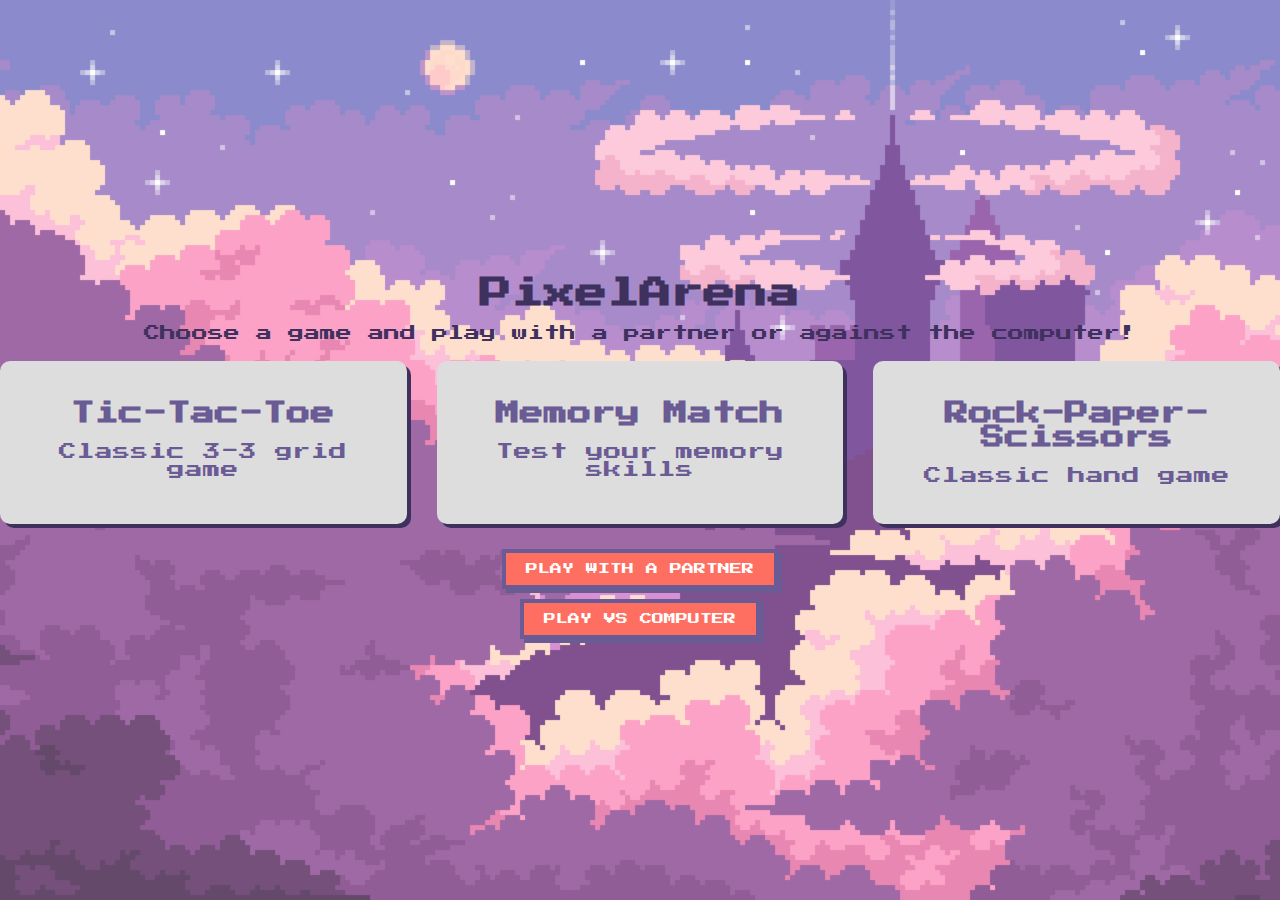
<file: index.html>
<!DOCTYPE html>
<html lang="en">
<head>
  <meta charset="UTF-8">
  <meta name="viewport" content="width=device-width, initial-scale=1.0">
  <title>PixelArena - Home</title>
  <link rel="stylesheet" href="styles.css">
  <link href="https://fonts.googleapis.com/css2?family=Press+Start+2P&display=swap" rel="stylesheet">
</head>
<body>
  <div class="home-container">
    <h1>PixelArena</h1>
    <p>Choose a game and play with a partner or against the computer!</p>

    <div class="game-cards">
      <div class="game-card" onclick="navigateToGame('tic-tac-toe')">
        <h2>Tic-Tac-Toe</h2>
        <p>Classic 3-3 grid game</p>
      </div>

      <div class="game-card" onclick="navigateToGame('memory-match')">
        <h2>Memory Match</h2>
        <p>Test your memory skills</p>
      </div>

      <div class="game-card" onclick="navigateToGame('rock-paper-scissors')">
        <h2>Rock-Paper-Scissors</h2>
        <p>Classic hand game</p>
      </div>
    </div>

    <div class="mode-selection">
      <button onclick="setMode('partner')">Play with a Partner</button>
      <button onclick="setMode('computer')">Play vs Computer</button>
    </div>
  </div>

  <script src="script.js"></script>
</body>
</html>
</file>
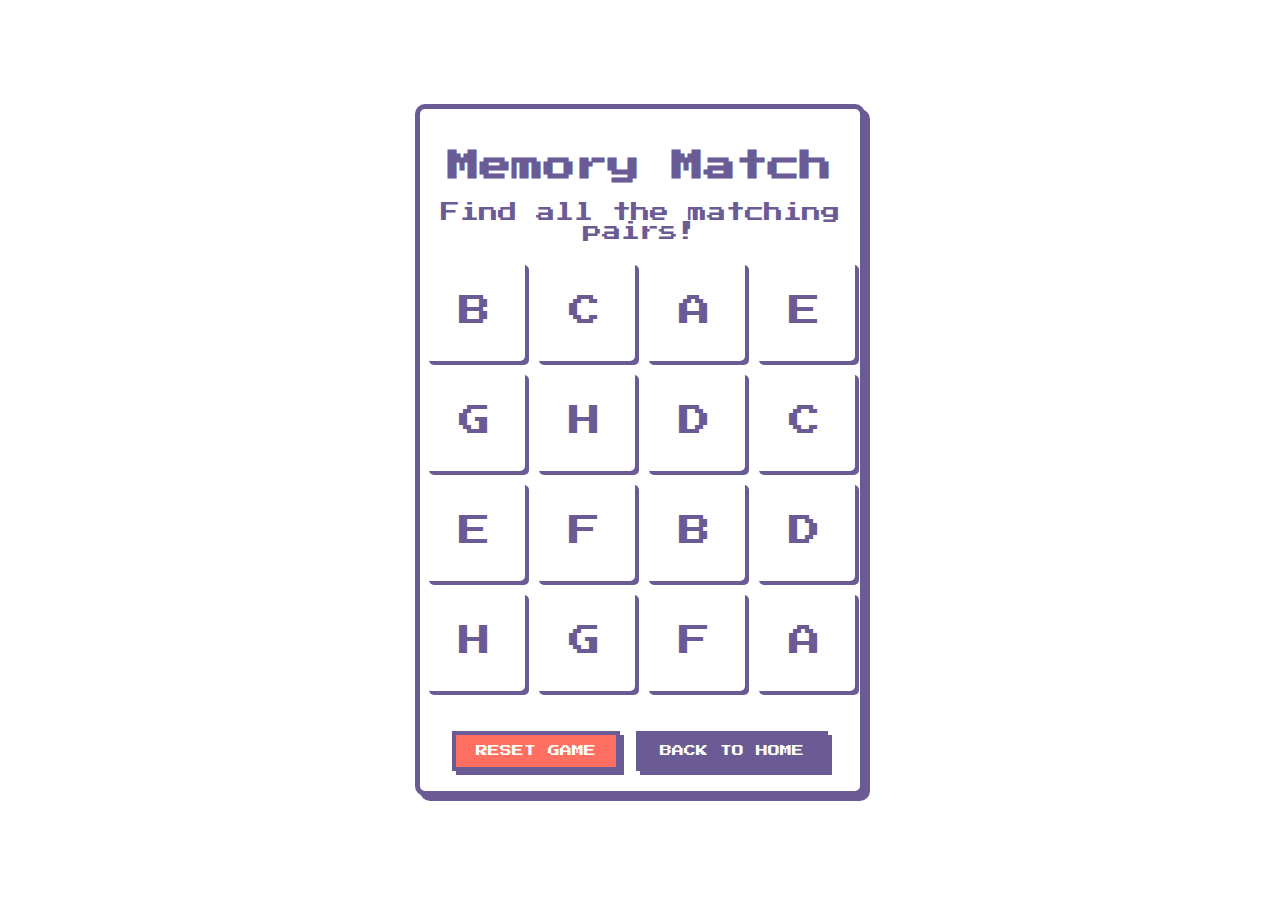
<file: games/memory-match.html>
<!DOCTYPE html>
<html lang="en">
<head>
  <meta charset="UTF-8">
  <meta name="viewport" content="width=device-width, initial-scale=1.0">
  <title>Memory Match - PixelArena</title>
  <link rel="stylesheet" href="memory-match.css">
  <link href="https://fonts.googleapis.com/css2?family=Press+Start+2P&display=swap" rel="stylesheet">

</head>
<body>
  <div class="game-container">
    <h1>Memory Match</h1>
    <div id="status">Find all the matching pairs!</div>
    <div id="board"></div>
    <button id="reset">Reset Game</button>
    <a href="../index.html" class="home-button">Back to Home</a>
  </div>

  <script src="memory-match.js"></script>
</body>
</html>
</file>
<file: styles.css>
body {
  font-family: 'Press Start 2P', cursive;
  background: url('assets/gif.gif') no-repeat center center fixed;
  background-size: cover;
  color: #3e315e;
  margin: 0;
  padding: 0;
  display: flex;
  justify-content: center;
  align-items: center;
  min-height: 100vh;
  text-align: center;
}


h1 {
  font-size: 2em;
  color: #3e315e;
  margin-bottom: 10px;
}

p {
  font-size: 1em;
  margin-bottom: 20px;
  color: #3e315e;
}

.game-cards {
  display: flex;
  justify-content: space-between;
  margin-bottom: 20px;
  gap: 30px;
}

.game-card {
  background-color: #ddd;
  border-radius: 10px;
  padding: 20px;
  box-shadow: 4px 4px 0 #3e315e;
  cursor: pointer;
  transition: transform 0.3s ease, background-color 0.3s;
  width: 30%;
}

.game-card:hover {
  background-color: #ff6f61;
  transform: scale(1.05);
}

.game-card h2 {
  font-size: 1.5em;
  color: #6b5b95;
  margin-bottom: 10px;
}

.game-card p {
  font-size: 1.1em;
  color: #6b5b95;
}

.mode-selection {
  margin-top: auto; 
  display: flex;
  flex-direction: column; 
  align-items: center; 
}

button {
  font-family: 'Press Start 2P', cursive;
  font-size: 0.75rem;
  background-color: #ff6f61;
  color: #fff;
  border: 4px solid #6b5b95;
  border-radius: 0;
  padding: 10px 20px;
  cursor: pointer;
  text-transform: uppercase;
  box-shadow: 4px 4px 0 #6b5b95;
  transition: transform 0.2s ease;
  text-decoration: none;
  display: inline-block;
  margin: 5px;
}

button:hover {
  background-color: #ff4a3d;
  transform: translate(-2px, -2px);
  box-shadow: 6px 6px 0 #6b5b95;
}
</file>
<file: games/memory-match.css>
/* General styling */
body {
  font-family: 'Press Start 2P', cursive;
  background-color: #fff;
  color: #6b5b95;
  display: flex;
  justify-content: center;
  align-items: center;
  min-height: 100vh;
  margin: 0;
  text-align: center;
}

.game-container {
  background-color: #fff;
  border: 5px solid #6b5b95;
  border-radius: 10px;
  padding: 20px;
  width: 400px;
  box-shadow: 5px 5px 0 #6b5b95;
}

h1 {
  font-size: 2em;
  color: #6b5b95;
}

#status {
  font-size: 1.2em;
  margin-top: 10px;
  margin-bottom: 20px;
}

#board {
  display: grid;
  grid-template-columns: repeat(4, 100px);
  grid-gap: 10px;
  justify-content: center;
  margin-bottom: 20px;
}

.card {
  width: 100px;
  height: 100px;
  background-color: #ffffff;
  display: flex;
  justify-content: center;
  align-items: center;
  font-size: 2em;
  cursor: pointer;
  border-radius: 5px;
  box-shadow: 4px 4px 0 #6b5b95;
  transition: transform 0.2s;
}

.card.flipped {
  background-color: #ff4a3d;
  color: #fff;
}

.card:hover {
  transform: scale(1.1);
}

button, .home-button {
  font-family: 'Press Start 2P', cursive;
  font-size: 0.75rem;
  background-color: #ff6f61;
  color: #fff;
  border: 4px solid #6b5b95;
  border-radius: 0;
  padding: 10px 20px;
  cursor: pointer;
  text-transform: uppercase;
  box-shadow: 4px 4px 0 #6b5b95;
  transition: transform 0.2s ease;
  text-decoration: none;
  display: inline-block;
  margin-top: 20px;
}

button:hover, .home-button:hover {
  background-color: #ff4a3d;
  transform: translate(-2px, -2px);
  box-shadow: 6px 6px 0 #6b5b95;
}

.home-button {
  margin-top: 10px;
  background-color: #6b5b95;
}

.home-button:hover {
  background-color: #5b4a85;
}
</file>
